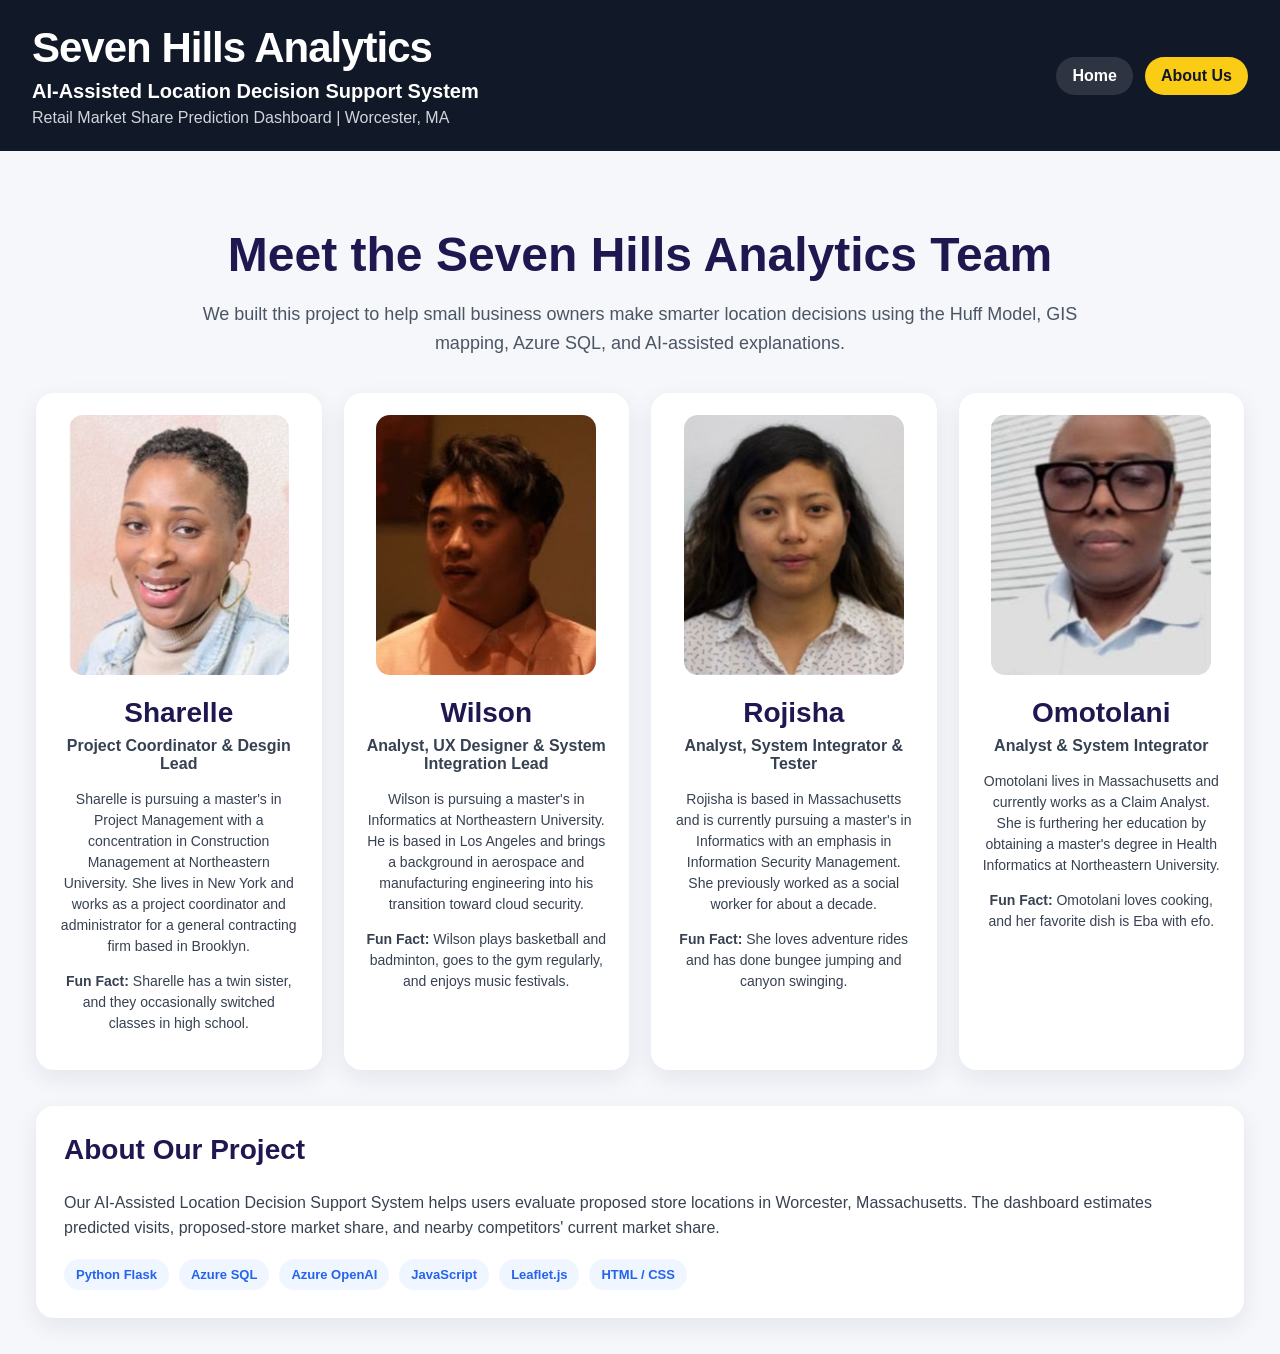
<file: templates/about.html>
<!doctype html>
<html lang="en">
<head>
  <meta charset="utf-8" />
  <title>About Us | Seven Hills Analytics</title>
  <meta name="viewport" content="width=device-width, initial-scale=1" />
  <link rel="stylesheet" href="/static/styles.css" />
</head>

<body>
  <header class="site-header">
    <div>
      <h1 class="team-brand">Seven Hills Analytics</h1>
      <h2>AI-Assisted Location Decision Support System</h2>
      <p>Retail Market Share Prediction Dashboard | Worcester, MA</p>
    </div>

    <nav class="top-nav">
      <a href="/">Home</a>
      <a href="/about" class="active">About Us</a>
    </nav>
  </header>

  <main class="about-page">
    <section class="about-hero">
      <h1>Meet the Seven Hills Analytics Team</h1>
      <p>
        We built this project to help small business owners make smarter location decisions
        using the Huff Model, GIS mapping, Azure SQL, and AI-assisted explanations.
      </p>
    </section>

    <section class="team-grid">
      <div class="team-card">
        <img src="/static/images/sharelle.png" alt="Sharelle">
        <h2>Sharelle</h2>
        <h3>Project Coordinator & Desgin Lead</h3>
        <p>
          Sharelle is pursuing a master's in Project Management with a concentration in
          Construction Management at Northeastern University. She lives in New York and
          works as a project coordinator and administrator for a general contracting firm
          based in Brooklyn.
        </p>
        <p><strong>Fun Fact:</strong> Sharelle has a twin sister, and they occasionally switched classes in high school.</p>
      </div>

      <div class="team-card">
        <img src="/static/images/wilson.png" alt="Wilson">
        <h2>Wilson</h2>
        <h3>Analyst, UX Designer & System Integration Lead </h3>
        <p>
          Wilson is pursuing a master's in Informatics at Northeastern University. He is
          based in Los Angeles and brings a background in aerospace and manufacturing
          engineering into his transition toward cloud security.
        </p>
        <p><strong>Fun Fact:</strong> Wilson plays basketball and badminton, goes to the gym regularly, and enjoys music festivals.</p>
      </div>

      <div class="team-card">
        <img src="/static/images/rojisha.png" alt="Rojisha">
        <h2>Rojisha</h2>
        <h3>Analyst, System Integrator & Tester</h3>
        <p>
          Rojisha is based in Massachusetts and is currently pursuing a master's in
          Informatics with an emphasis in Information Security Management. She previously
          worked as a social worker for about a decade.
        </p>
        <p><strong>Fun Fact:</strong> She loves adventure rides and has done bungee jumping and canyon swinging.</p>
      </div>

      <div class="team-card">
        <img src="/static/images/omotolani.png" alt="Omotolani">
        <h2>Omotolani</h2>
        <h3>Analyst & System Integrator</h3>
        <p>
          Omotolani lives in Massachusetts and currently works as a Claim Analyst. She is
          furthering her education by obtaining a master's degree in Health Informatics at
          Northeastern University.
        </p>
        <p><strong>Fun Fact:</strong> Omotolani loves cooking, and her favorite dish is Eba with efo.</p>
      </div>
    </section>

    <section class="project-section">
      <h2>About Our Project</h2>
      <p>
        Our AI-Assisted Location Decision Support System helps users evaluate proposed
        store locations in Worcester, Massachusetts. The dashboard estimates predicted
        visits, proposed-store market share, and nearby competitors' current market share.
      </p>

      <div class="tech-list">
        <span>Python Flask</span>
        <span>Azure SQL</span>
        <span>Azure OpenAI</span>
        <span>JavaScript</span>
        <span>Leaflet.js</span>
        <span>HTML / CSS</span>
      </div>
    </section>
  </main>
</body>
</html>
</file>
<file: static/styles.css>
* {
  box-sizing: border-box;
}

body {
  margin: 0;
  font-family: Arial, Helvetica, sans-serif;
  background: #f5f7fb;
  color: #1f2937;
}

header {
  background: #111827;
  color: white;
  padding: 18px 28px;
}

header h1 {
  margin: 0 0 6px 0;
  font-size: 24px;
}

header h2 {
  margin: 0 0 8px 0;
  font-size: 16px;
}

header p {
  margin: 0;
  color: #d1d5db;
}

.workflow-bar {
  display: grid;
  grid-template-columns: repeat(4, 1fr);
  gap: 8px;
  background: white;
  border-bottom: 1px solid #e5e7eb;
  padding: 12px 16px;
}

.workflow-step {
  display: flex;
  align-items: center;
  gap: 8px;
  color: #6b7280;
  opacity: 0.55;
  font-size: 14px;
}

.workflow-step.active,
.workflow-step.done {
  opacity: 1;
}

.step-number {
  width: 26px;
  height: 26px;
  border-radius: 50%;
  background: #e5e7eb;
  color: #374151;
  display: inline-flex;
  align-items: center;
  justify-content: center;
  font-weight: 700;
  font-size: 13px;
}

.workflow-step.active .step-number {
  background: #2563eb;
  color: white;
}

.workflow-step.done .step-number {
  background: #16a34a;
  color: white;
}

.workflow-step.active .step-label {
  color: #111827;
  font-weight: 700;
}

.layout {
  display: grid;
  grid-template-columns: 360px minmax(0, 1fr) 320px;
  grid-template-rows: auto auto;
  gap: 16px;
  padding: 16px;
  align-items: start;
}

.panel {
  background: white;
  border-radius: 14px;
  padding: 16px;
  box-shadow: 0 6px 18px rgba(15, 23, 42, 0.08);
}

.chat-panel {
  grid-column: 1;
  grid-row: 1 / span 2;
  display: flex;
  flex-direction: column;
  height: calc(100vh - 150px);
  min-height: 620px;
  max-height: 900px;
}

.map-panel {
  grid-column: 2;
  grid-row: 1;
  align-self: start;
  min-height: auto;
}

.result-panel {
  grid-column: 2;
  grid-row: 2;
  align-self: start;
}

.scenario-panel {
  grid-column: 3;
  grid-row: 1 / span 2;
  align-self: start;
}

h2 {
  margin-top: 0;
  font-size: 18px;
}

h3 {
  font-size: 15px;
  margin-top: 18px;
}

.small-badge {
  display: inline-block;
  margin-left: 6px;
  padding: 3px 8px;
  border-radius: 999px;
  background: #eff6ff;
  color: #2563eb;
  font-size: 12px;
  font-weight: 700;
}

.map-wrap {
  position: relative;
}

#map {
  height: 320px;
  width: 100%;
  border-radius: 12px;
  border: 1px solid #e5e7eb;
}

.map-legend {
  position: absolute;
  left: 12px;
  bottom: 12px;
  z-index: 1000;
  background: rgba(255, 255, 255, 0.95);
  border: 1px solid #e5e7eb;
  border-radius: 10px;
  padding: 10px 12px;
  box-shadow: 0 4px 10px rgba(15, 23, 42, 0.12);
  font-size: 12px;
  min-width: 180px;
}

.map-legend h3 {
  margin: 0 0 8px 0;
  font-size: 12px;
  color: #374151;
  text-transform: uppercase;
}

.legend-item {
  display: flex;
  align-items: center;
  gap: 7px;
  margin-bottom: 5px;
  color: #4b5563;
}

.legend-dot {
  width: 11px;
  height: 11px;
  border-radius: 50%;
  display: inline-block;
}

.proposed-dot {
  background: #16a34a;
}

.competitor-dot {
  background: #ef4444;
}

.legend-box {
  width: 14px;
  height: 10px;
  display: inline-block;
  border-radius: 2px;
}

.tract-box {
  background: rgba(37, 99, 235, 0.15);
  border: 1px solid rgba(37, 99, 235, 0.65);
}

.selected-location {
  margin-top: 8px;
  font-size: 14px;
  color: #374151;
}

.input-guide {
  background: #f9fafb;
  border: 1px solid #e5e7eb;
  padding: 10px;
  border-radius: 10px;
  margin-bottom: 12px;
}

.chat-messages {
  flex: 1;
  overflow-y: auto;
  border: 1px solid #e5e7eb;
  border-radius: 12px;
  padding: 12px;
  background: #f9fafb;
  margin-bottom: 12px;
}

.message {
  padding: 10px 12px;
  border-radius: 12px;
  margin-bottom: 10px;
  line-height: 1.4;
  font-size: 14px;
}

.message.bot {
  background: #e8f0fe;
}

.message.user {
  background: #dcfce7;
  margin-left: 30px;
}

.message.error {
  background: #fee2e2;
  color: #991b1b;
}

.input-row {
  display: flex;
  gap: 8px;
}

#chatInput {
  flex: 1;
  padding: 11px 12px;
  border-radius: 10px;
  border: 1px solid #d1d5db;
  font-size: 14px;
}

button {
  padding: 11px 16px;
  border-radius: 10px;
  border: none;
  background: #2563eb;
  color: white;
  font-weight: 600;
  cursor: pointer;
}

button:hover {
  background: #1d4ed8;
}

.secondary-btn {
  width: 100%;
  margin-top: 12px;
  background: #111827;
}

.secondary-btn:hover {
  background: #374151;
}

.light-btn {
  width: 100%;
  margin-top: 8px;
  background: #f3f4f6;
  color: #374151;
  border: 1px solid #e5e7eb;
}

.light-btn:hover {
  background: #e5e7eb;
}

.hint {
  margin-top: 10px;
  color: #6b7280;
  font-size: 13px;
  line-height: 1.4;
}

.result-summary {
  background: #f9fafb;
  border: 1px solid #e5e7eb;
  padding: 14px;
  border-radius: 12px;
  line-height: 1.5;
}

.table-wrap {
  overflow-x: auto;
}

table {
  border-collapse: collapse;
  width: 100%;
  font-size: 13px;
}

th,
td {
  border-bottom: 1px solid #e5e7eb;
  padding: 9px;
  text-align: left;
}

th {
  background: #f3f4f6;
}

.scenario-header {
  display: flex;
  align-items: center;
  justify-content: space-between;
  gap: 8px;
}

.scenario-header h2 {
  margin-bottom: 0;
}

.scenario-list {
  margin-top: 14px;
  display: flex;
  flex-direction: column;
  gap: 10px;
}

.scenario-empty {
  color: #6b7280;
  font-size: 13px;
  background: #f9fafb;
  border: 1px dashed #d1d5db;
  padding: 14px;
  border-radius: 10px;
  line-height: 1.4;
}

.scenario-card {
  border: 1px solid #e5e7eb;
  border-radius: 12px;
  padding: 12px;
  background: #ffffff;
}

.scenario-card.best {
  border-color: #16a34a;
  background: #f0fdf4;
}

.scenario-title {
  display: flex;
  justify-content: space-between;
  gap: 8px;
  font-weight: 700;
  margin-bottom: 6px;
}

.best-label {
  color: #16a34a;
  font-size: 12px;
  font-weight: 700;
}

.scenario-meta {
  font-size: 12px;
  color: #6b7280;
  line-height: 1.4;
}

.scenario-metrics {
  display: grid;
  grid-template-columns: 1fr 1fr;
  gap: 8px;
  margin-top: 10px;
}

.scenario-metric {
  background: #f9fafb;
  border: 1px solid #e5e7eb;
  border-radius: 8px;
  padding: 8px;
}

.metric-value {
  font-weight: 700;
  color: #111827;
}

.metric-label {
  font-size: 11px;
  color: #6b7280;
  margin-top: 2px;
}

.scenario-remove {
  margin-top: 10px;
  width: 100%;
  padding: 8px 10px;
  background: #fee2e2;
  color: #991b1b;
}

.scenario-remove:hover {
  background: #fecaca;
}

.comparison-panel {
  margin-top: 18px;
  padding-top: 12px;
  border-top: 1px solid #e5e7eb;
}

@media (max-width: 1200px) {
  .layout {
    grid-template-columns: 340px minmax(0, 1fr);
  }

  .scenario-panel {
    grid-column: 1 / span 2;
    grid-row: 3;
  }
}

@media (max-width: 900px) {
  .workflow-bar {
    grid-template-columns: 1fr 1fr;
  }

  .layout {
    grid-template-columns: 1fr;
    grid-template-rows: auto;
  }

  .chat-panel,
  .map-panel,
  .result-panel,
  .scenario-panel {
    grid-column: 1;
    grid-row: auto;
  }

  .chat-panel {
    height: auto;
    min-height: 520px;
  }

  #map {
    height: 300px;
  }
}


.category-help-btn {
  width: 100%;
  margin-top: 8px;
  margin-bottom: 10px;
}

.modal-backdrop {
  position: fixed;
  inset: 0;
  background: rgba(15, 23, 42, 0.55);
  z-index: 3000;
  display: flex;
  align-items: center;
  justify-content: center;
  padding: 24px;
}

.modal-box {
  background: white;
  width: min(820px, 95vw);
  max-height: 82vh;
  overflow: hidden;
  border-radius: 16px;
  box-shadow: 0 20px 45px rgba(15, 23, 42, 0.25);
  display: flex;
  flex-direction: column;
}

.modal-header {
  padding: 18px 20px;
  border-bottom: 1px solid #e5e7eb;
  display: flex;
  justify-content: space-between;
  gap: 16px;
  align-items: flex-start;
}

.modal-header h2 {
  margin: 0 0 6px 0;
  font-size: 20px;
}

.modal-header p {
  margin: 0;
  font-size: 13px;
  color: #6b7280;
  line-height: 1.4;
}

.modal-close-btn {
  width: 34px;
  height: 34px;
  padding: 0;
  border-radius: 50%;
  background: #f3f4f6;
  color: #374151;
  font-size: 22px;
  line-height: 1;
}

.modal-close-btn:hover {
  background: #e5e7eb;
}

.modal-search-input {
  margin: 14px 20px 10px;
  padding: 11px 12px;
  border: 1px solid #d1d5db;
  border-radius: 10px;
  font-size: 14px;
}

.modal-status {
  padding: 0 20px 10px;
  color: #6b7280;
  font-size: 13px;
}

.modal-table-wrap {
  overflow: auto;
  padding: 0 20px 20px;
}

.use-category-btn {
  padding: 7px 10px;
  font-size: 12px;
  border-radius: 8px;
  background: #2563eb;
}

.use-category-btn:hover {
  background: #1d4ed8;
}

.category-code {
  font-family: "Courier New", monospace;
  font-weight: 700;
  color: #111827;
}

.category-empty-row {
  text-align: center;
  color: #6b7280;
  padding: 18px;
}

.reset-scenario-box {
  margin-top: 10px;
  margin-bottom: 8px;
}

.reset-scenario-btn {
  width: 100%;
  padding: 12px 16px;
  border-radius: 12px;
  border: none;
  background: #16a34a;
  color: white;
  font-weight: 700;
  cursor: pointer;
  font-size: 14px;
  box-shadow: 0 4px 10px rgba(22, 163, 74, 0.22);
}

.reset-scenario-btn:hover {
  background: #15803d;
}



.reset-scenario-btn:active {
  transform: translateY(1px);
}




.landing-description {
  background: #ffffff;
  border-bottom: 1px solid #e5e7eb;
  padding: 18px 28px;
  display: grid;
  grid-template-columns: minmax(0, 1.6fr) minmax(320px, 1fr);
  gap: 20px;
  align-items: start;
}

.landing-text h2 {
  margin: 0 0 8px 0;
  font-size: 20px;
  color: #111827;
}

.landing-text p {
  margin: 0 0 8px 0;
  color: #4b5563;
  line-height: 1.5;
  font-size: 14px;
}

.landing-cards {
  display: grid;
  grid-template-columns: 1fr;
  gap: 8px;
}

.landing-card {
  background: #f9fafb;
  border: 1px solid #e5e7eb;
  border-radius: 12px;
  padding: 10px 12px;
}

.landing-card strong {
  display: block;
  color: #111827;
  font-size: 13px;
  margin-bottom: 4px;
}

.landing-card span {
  color: #6b7280;
  font-size: 13px;
  line-height: 1.4;
}

@media (max-width: 900px) {
  .landing-description {
    grid-template-columns: 1fr;
    padding: 16px;
  }
}





/* Professor feedback updates */
.team-name-highlight {
  display: inline-block;
  font-size: 30px;
  font-weight: 900;
  letter-spacing: 0.2px;
  margin-right: 8px;
}

.about-us-btn {
  margin-top: 12px;
  background: #facc15;
  color: #111827;
  font-weight: 800;
}

.about-us-btn:hover {
  background: #eab308;
}

.about-modal-box {
  max-width: 680px;
}

.about-modal-content {
  padding: 20px;
  line-height: 1.55;
}

.about-team-name {
  font-size: 30px;
  font-weight: 900;
  color: #111827;
  margin-bottom: 10px;
}

.result-kpi-grid {
  display: grid;
  grid-template-columns: repeat(3, minmax(0, 1fr));
  gap: 10px;
  margin-bottom: 12px;
}

.result-kpi-card {
  background: #ffffff;
  border: 1px solid #e5e7eb;
  border-radius: 12px;
  padding: 12px;
}

.result-kpi-label {
  font-size: 12px;
  color: #6b7280;
  margin-bottom: 6px;
  font-weight: 700;
}

.result-kpi-value {
  font-size: 22px;
  font-weight: 900;
  color: #111827;
}

.result-kpi-value.small {
  font-size: 17px;
}

.result-note-block {
  margin-top: 10px;
}

.result-visualization {
  margin-top: 14px;
  background: #ffffff;
  border: 1px solid #e5e7eb;
  border-radius: 12px;
  padding: 14px;
}

.visualization-title {
  font-weight: 800;
  margin-bottom: 10px;
}

.visual-row {
  display: grid;
  grid-template-columns: 150px minmax(0, 1fr) 70px;
  gap: 10px;
  align-items: center;
}

.visual-label,
.visual-value {
  font-size: 13px;
  font-weight: 700;
}

.visual-bar-track {
  height: 18px;
  background: #e5e7eb;
  border-radius: 999px;
  overflow: hidden;
}

.visual-bar-fill {
  height: 100%;
  background: #2563eb;
  border-radius: 999px;
}

.visual-caption {
  margin-top: 10px;
  color: #6b7280;
  font-size: 13px;
}

.comparison-warning {
  background: #fff7ed;
  color: #9a3412;
  font-weight: 700;
  line-height: 1.45;
}

@media (max-width: 900px) {
  .result-kpi-grid {
    grid-template-columns: 1fr;
  }

  .visual-row {
    grid-template-columns: 1fr;
  }
}

.site-header {
  background: #111827;
  color: white;
  padding: 24px 32px;
  display: flex;
  justify-content: space-between;
  align-items: center;
  gap: 24px;
}

.team-brand {
  margin: 0 0 8px 0;
  font-size: 42px;
  font-weight: 900;
  letter-spacing: -1px;
}

.site-header h2 {
  margin: 0 0 6px 0;
  font-size: 20px;
  font-weight: 700;
}

.site-header p {
  margin: 0;
  color: #d1d5db;
}

.top-nav {
  display: flex;
  gap: 12px;
}

.top-nav a {
  color: white;
  text-decoration: none;
  background: rgba(255, 255, 255, 0.12);
  padding: 10px 16px;
  border-radius: 999px;
  font-weight: 700;
}

.top-nav a:hover,
.top-nav a.active {
  background: #facc15;
  color: #111827;
}

.about-page {
  padding: 36px;
  background: #f5f7fb;
  min-height: 100vh;
}

.about-hero {
  text-align: center;
  max-width: 900px;
  margin: 0 auto 36px auto;
}

.about-hero h1 {
  font-size: 48px;
  color: #1f174f;
  margin-bottom: 14px;
}

.about-hero p {
  font-size: 18px;
  color: #4b5563;
  line-height: 1.6;
}

.team-grid {
  display: grid;
  grid-template-columns: repeat(4, 1fr);
  gap: 22px;
}

.team-card {
  background: white;
  border-radius: 18px;
  padding: 22px;
  text-align: center;
  box-shadow: 0 8px 24px rgba(15, 23, 42, 0.08);
}

.team-card img {
  width: 100%;
  max-width: 220px;
  height: 260px;
  object-fit: cover;
  border-radius: 14px;
  margin-bottom: 18px;
}

.team-card h2 {
  margin: 0;
  font-size: 28px;
  color: #1f174f;
}

.team-card h3 {
  margin: 8px 0 16px;
  font-size: 16px;
  color: #374151;
}

.team-card p {
  font-size: 14px;
  line-height: 1.5;
  color: #374151;
}

.project-section {
  margin-top: 36px;
  background: white;
  border-radius: 18px;
  padding: 28px;
  box-shadow: 0 8px 24px rgba(15, 23, 42, 0.08);
}

.project-section h2 {
  font-size: 28px;
  color: #1f174f;
}

.project-section p {
  color: #374151;
  line-height: 1.6;
}

.tech-list {
  display: flex;
  flex-wrap: wrap;
  gap: 10px;
  margin-top: 18px;
}

.tech-list span {
  background: #eff6ff;
  color: #2563eb;
  padding: 8px 12px;
  border-radius: 999px;
  font-weight: 700;
  font-size: 13px;
}

@media (max-width: 1100px) {
  .team-grid {
    grid-template-columns: repeat(2, 1fr);
  }

  .team-brand {
    font-size: 34px;
  }
}

@media (max-width: 700px) {
  .site-header {
    flex-direction: column;
    align-items: flex-start;
  }

  .team-grid {
    grid-template-columns: 1fr;
  }

  .about-hero h1 {
    font-size: 34px;
  }
}

header button,
.site-header button,
button[id*="about" i],
button[class*="about" i] {
  display: none !important;
}
</file>
